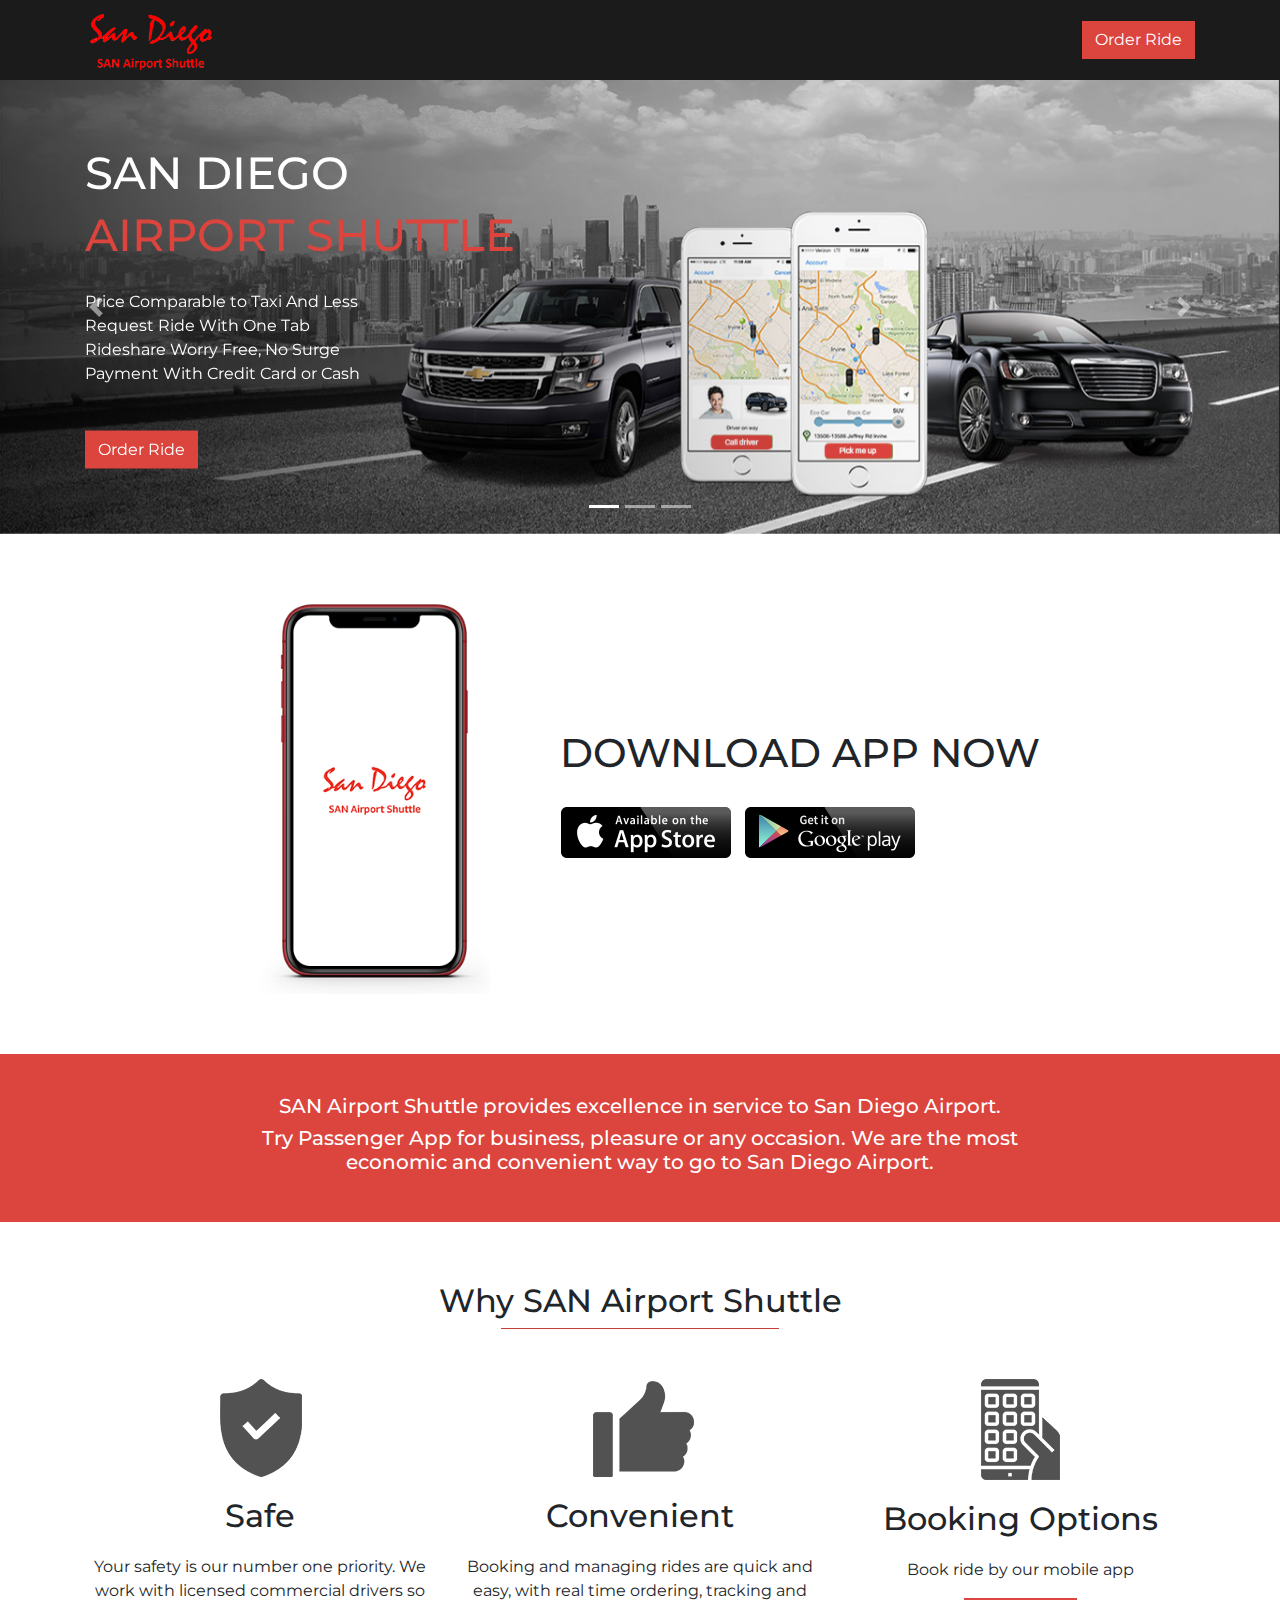
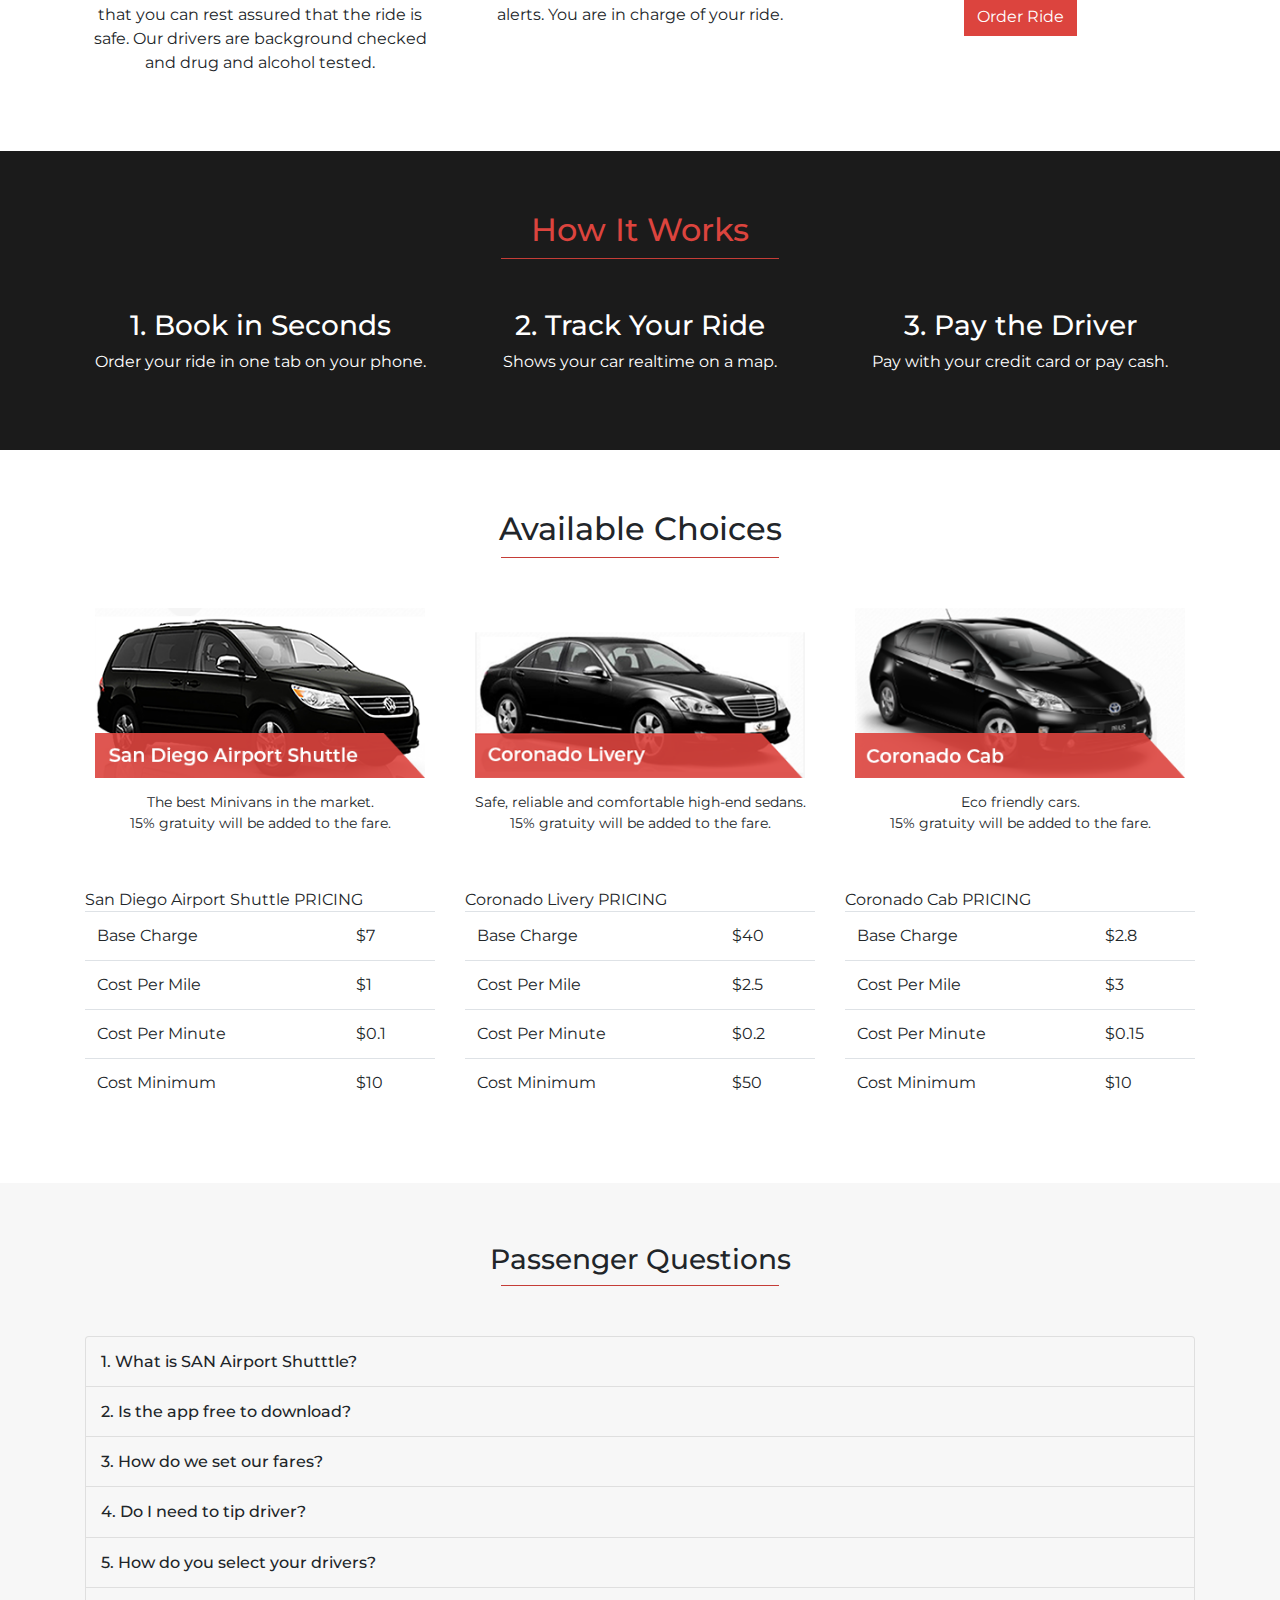
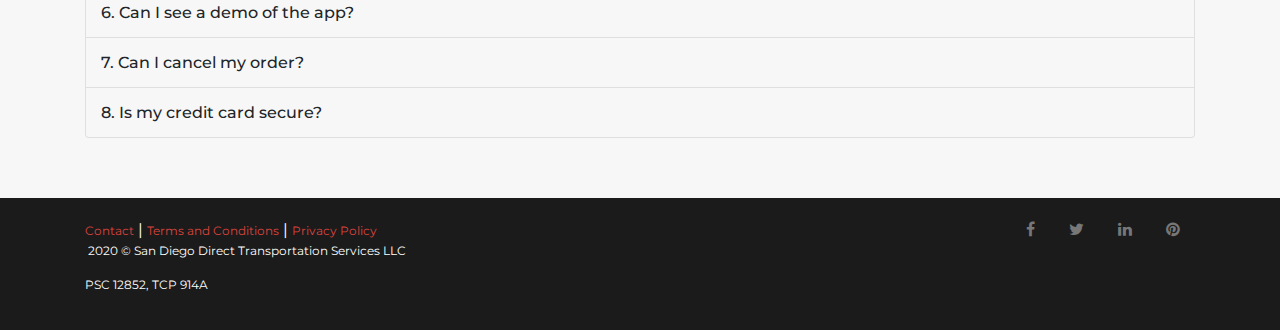
<file: index.html>
<!DOCTYPE html>
<html lang="en">
  <head>
    <meta charset="UTF-8" />
    <meta name="viewport" content="width=device-width, initial-scale=1.0" />
    <meta http-equiv="X-UA-Compatible" content="ie=edge" />
    <title>SAN Airport Shuttle | Home</title>
    <link
      rel="stylesheet"
      href="https://stackpath.bootstrapcdn.com/bootstrap/4.4.1/css/bootstrap.min.css"
      integrity="sha384-Vkoo8x4CGsO3+Hhxv8T/Q5PaXtkKtu6ug5TOeNV6gBiFeWPGFN9MuhOf23Q9Ifjh"
      crossorigin="anonymous"
    />
    <link
      href="https://fonts.googleapis.com/css?family=Montserrat:400,500,600,700,800,900&display=swap"
      rel="stylesheet"
    />
    <link
      rel="stylesheet"
      href="https://stackpath.bootstrapcdn.com/font-awesome/4.7.0/css/font-awesome.min.css"
    />
    <link
      rel="stylesheet"
      href="https://cdnjs.cloudflare.com/ajax/libs/animate.css/3.7.2/animate.min.css"
    />
    <link rel="stylesheet" href="style.css" />
  </head>
  <body>
    <header class="animated fadeIn">
      <div class="container">
        <div class="row align-items-center">
          <div class="col col-lg-6 col-md-6 col-sm-6">
            <a href="index.html">
              <img src="assets/san-logo.png" alt="SAN Logo" height="60" />
            </a>
          </div>
          <div class="col col-lg-6 col-md-6 col-sm-6 text-right">
            <a href="https://airportshuttle2san.com/ride/schedule1/"
              ><button type="button" class="btn btn-red">Order Ride</button></a
            >
          </div>
        </div>
      </div>
    </header>

    <main class="animated fadeIn" id="homeBanner">
      <div id="carouselControls" class="carousel slide" data-ride="carousel">
        <ol class="carousel-indicators">
          <li
            data-target="#carouselControls"
            data-slide-to="0"
            class="active"
          ></li>
          <li data-target="#carouselControls" data-slide-to="1"></li>
          <li data-target="#carouselControls" data-slide-to="2"></li>
        </ol>
        <div class="carousel-inner">
          <div class="carousel-item active">
            <img src="assets/banner.jpg" alt="main-banner" width="100%" />
            <div class="container text-box">
              <h2 class="text-white">San Diego</h2>
              <h2 class="text-red">Airport Shuttle</h2>
              <div class="paragraphs">
                <p>Price Comparable to Taxi And Less</p>
                <p>Request Ride With One Tab</p>
                <p>Rideshare Worry Free, No Surge</p>
                <p>Payment With Credit Card or Cash</p>
              </div>
              <a href="https://airportshuttle2san.com/ride/schedule1/"
                ><button type="button" class="btn btn-red">
                  Order Ride
                </button></a
              >
            </div>
          </div>
          <div class="carousel-item">
            <img src="assets/banner1.jpg" alt="main-banner" width="100%" />
            <div class="container text-box">
              <h2 class="text-white">Serves You With</h2>
              <h2 class="text-red">Quality Rides</h2>
              <div class="paragraphs">
                <p>Professional Driver</p>
                <p>Nice Car</p>
                <p>Good Service</p>
              </div>
              <a href="https://airportshuttle2san.com/ride/schedule1/"
                ><button type="button" class="btn btn-red">
                  Order Ride
                </button></a
              >
            </div>
          </div>
          <div class="carousel-item">
            <img src="assets/banner2.jpg" alt="main-banner" width="100%" />
            <div class="container text-box">
              <h2 class="text-white">Get Ride</h2>
              <h2 class="text-red">Now or Later</h2>
              <div class="paragraphs">
                <p>Reserve Future Trip</p>
                <p>Book Online</p>
                <p>Book On Your Phone</p>
              </div>
              <a href="https://airportshuttle2san.com/ride/schedule1/"
                ><button type="button" class="btn btn-red">
                  Order Ride
                </button></a
              >
            </div>
          </div>
        </div>
        <a
          class="carousel-control-prev"
          href="#carouselControls"
          role="button"
          data-slide="prev"
        >
          <span class="carousel-control-prev-icon" aria-hidden="true"></span>
          <span class="sr-only">Previous</span>
        </a>
        <a
          class="carousel-control-next"
          href="#carouselControls"
          role="button"
          data-slide="next"
        >
          <span class="carousel-control-next-icon" aria-hidden="true"></span>
          <span class="sr-only">Next</span>
        </a>
      </div>
    </main>

    <section id="downloadApp">
      <div class="container">
        <div class="row">
          <div class="col-lg-5 col-md-5 text-right animated fadeInUp">
            <img
              src="assets/phone.png"
              alt="phone"
              height="400"
              class="mobile-phone"
            />
          </div>
          <div
            class="col-lg-7 col-md-7 d-flex align-items-center animated fadeIn"
          >
            <div class="content">
              <h2>Download App Now</h2>
              <div class="stores">
                <a
                  href="https://apps.apple.com/us/app/airport-shuttle-2-san/id1493669433"
                >
                  <img src="assets/ios_icon.png" alt="ios_icon" />
                </a>
                <a
                  href="https://play.google.com/store/apps/details?id=com.san.passenger"
                >
                  <img
                    src="assets/google_play_icon.png"
                    alt="google_play_icon"
                  />
                </a>
              </div>
            </div>
          </div>
        </div>
      </div>
    </section>

    <section id="redBanner">
      <div class="text-center animated fadeIn">
        <h5>
          SAN Airport Shuttle provides excellence in service to San Diego
          Airport.
        </h5>
        <h5>
          Try Passenger App for business, pleasure or any occasion. We are the
          most economic and convenient way to go to San Diego Airport.
        </h5>
      </div>
    </section>

    <section id="whySAN">
      <div class="container text-center">
        <h2>Why SAN Airport Shuttle</h2>
        <hr />
        <div class="row">
          <div class="col-lg-4">
            <img src="assets/safe.png" alt="safe" />
            <h2>Safe</h2>
            <p>
              Your safety is our number one priority. We work with licensed
              commercial drivers so that you can rest assured that the ride is
              safe. Our drivers are background checked and drug and alcohol
              tested.
            </p>
          </div>
          <div class="col-lg-4">
            <img src="assets/convenient.png" alt="convenient" />
            <h2>Convenient</h2>
            <p>
              Booking and managing rides are quick and easy, with real time
              ordering, tracking and alerts. You are in charge of your ride.
            </p>
          </div>
          <div class="col-lg-4">
            <img src="assets/booking.png" alt="booking" />
            <h2>Booking Options</h2>
            <p>Book ride by our mobile app</p>
            <a href="https://airportshuttle2san.com/ride/schedule1/"
              ><button type="button" class="btn btn-red">Order Ride</button></a
            >
          </div>
        </div>
      </div>
    </section>

    <section id="howItWorks">
      <div class="container text-center">
        <h2 class="text-red">How It Works</h2>
        <hr />
        <div class="row">
          <div class="col-lg-4">
            <h3>1. Book in Seconds</h3>
            <p>Order your ride in one tab on your phone.</p>
          </div>
          <div class="col-lg-4">
            <h3>2. Track Your Ride</h3>
            <p>Shows your car realtime on a map.</p>
          </div>
          <div class="col-lg-4">
            <h3>3. Pay the Driver</h3>
            <p>Pay with your credit card or pay cash.</p>
          </div>
        </div>
      </div>
    </section>

    <section id="availableChoices">
      <div class="container text-center">
        <h2>Available Choices</h2>
        <hr />
        <div class="row">
          <div class="col-lg-4">
            <img src="assets/car-1.png" alt="car-1" height="170" width="330" />
            <div class="caption">
              <div class="description">
                <p>
                  The best Minivans in the market.
                </p>
                <p>15% gratuity will be added to the fare.</p>
              </div>
              <div class="table-responsive">
                <table class="table">
                  <thead>
                    <tr>
                      San Diego Airport Shuttle PRICING
                    </tr>
                  </thead>
                  <tbody>
                    <tr>
                      <td>Base Charge</td>
                      <td>$7</td>
                    </tr>
                    <tr>
                      <td>Cost Per Mile</td>
                      <td>$1</td>
                    </tr>
                    <tr>
                      <td>Cost Per Minute</td>
                      <td>$0.1</td>
                    </tr>
                    <tr>
                      <td>Cost Minimum</td>
                      <td>$10</td>
                    </tr>
                  </tbody>
                </table>
              </div>
            </div>
          </div>
          <div class="col-lg-4">
            <img src="assets/car-2.png" alt="car-2" height="170" width="330" />
            <div class="caption">
              <div class="description">
                <p>
                  Safe, reliable and comfortable high-end sedans.
                </p>
                <p>15% gratuity will be added to the fare.</p>
              </div>
              <div class="table-responsive">
                <table class="table">
                  <thead>
                    <tr>
                      Coronado Livery PRICING
                    </tr>
                  </thead>
                  <tbody>
                    <tr>
                      <td>Base Charge</td>
                      <td>$40</td>
                    </tr>
                    <tr>
                      <td>Cost Per Mile</td>
                      <td>$2.5</td>
                    </tr>
                    <tr>
                      <td>Cost Per Minute</td>
                      <td>$0.2</td>
                    </tr>
                    <tr>
                      <td>Cost Minimum</td>
                      <td>$50</td>
                    </tr>
                  </tbody>
                </table>
              </div>
            </div>
          </div>
          <div class="col-lg-4">
            <img src="assets/car-3.png" alt="car-3" height="170" width="330" />
            <div class="caption">
              <div class="description">
                <p>Eco friendly cars.</p>
                <p>15% gratuity will be added to the fare.</p>
              </div>
              <div class="table-responsive">
                <table class="table">
                  <thead>
                    <tr>
                      Coronado Cab PRICING
                    </tr>
                  </thead>
                  <tbody>
                    <tr>
                      <td>Base Charge</td>
                      <td>$2.8</td>
                    </tr>
                    <tr>
                      <td>Cost Per Mile</td>
                      <td>$3</td>
                    </tr>
                    <tr>
                      <td>Cost Per Minute</td>
                      <td>$0.15</td>
                    </tr>
                    <tr>
                      <td>Cost Minimum</td>
                      <td>$10</td>
                    </tr>
                  </tbody>
                </table>
              </div>
            </div>
          </div>
        </div>
      </div>
    </section>

    <section id="paxFAQ">
      <div class="container text-center">
        <h3>Passenger Questions</h3>
        <hr />

        <div class="accordion text-left" id="FAQ">
          <div class="card">
            <div
              class="card-header"
              id="headingOne"
              data-toggle="collapse"
              data-target="#collapseOne"
              aria-expanded="false"
              aria-controls="collapseOne"
            >
              <h2 class="mb-0">
                1. What is SAN Airport Shutttle?
              </h2>
            </div>

            <div
              id="collapseOne"
              class="collapse"
              aria-labelledby="headingOne"
              data-parent="#FAQ"
            >
              <div class="card-body">
                SAN Airport Shuttle is a platform provider using smart phone
                apps and websites to connect travelers with safe, reliable,
                licensed and vetted transportation providers.
              </div>
            </div>
          </div>

          <div class="card">
            <div
              class="card-header"
              id="headingTwo"
              data-toggle="collapse"
              data-target="#collapseTwo"
              aria-expanded="false"
              aria-controls="collapseTwo"
            >
              <h2 class="mb-0">
                2. Is the app free to download?
              </h2>
            </div>
            <div
              id="collapseTwo"
              class="collapse"
              aria-labelledby="headingTwo"
              data-parent="#FAQ"
            >
              <div class="card-body">
                Yes. The app is completely free and you can install from App
                store or Google play.
              </div>
            </div>
          </div>

          <div class="card">
            <div
              class="card-header"
              id="headingThree"
              data-toggle="collapse"
              data-target="#collapseThree"
              aria-expanded="false"
              aria-controls="collapseThree"
            >
              <h2 class="mb-0">
                3. How do we set our fares?
              </h2>
            </div>
            <div
              id="collapseThree"
              class="collapse"
              aria-labelledby="headingThree"
              data-parent="#FAQ"
            >
              <div class="card-body">
                We work hard to bring you the best possible fares by making sure
                that the service provider agrees to comply with rules and
                regulations set by the local, state and federal authorities. At
                the same time, we provide the best transportation experience
                that money can buy. Note that there are no Surge Pricing as with
                our competitors, and therefore we request you to be generous
                when tipping your driver, especially during the rush hours of
                6AM to 10AM, and 1PM to 5PM. In order to keep our fares low,
                your gratuity means a lot.
              </div>
            </div>
          </div>

          <div class="card">
            <div
              class="card-header"
              id="headingFour"
              data-toggle="collapse"
              data-target="#collapseFour"
              aria-expanded="false"
              aria-controls="collapseFour"
            >
              <h2 class="mb-0">
                4. Do I need to tip driver?
              </h2>
            </div>
            <div
              id="collapseFour"
              class="collapse"
              aria-labelledby="headingFour"
              data-parent="#FAQ"
            >
              <div class="card-body">
                Tipping your driver is not a must, but we encourage you to tip
                your driver for their excellent service. There is a gratuity
                feature in the app. Please set a higher percentage if you think
                your driver did a particularly good job. We pay 100% of your
                gratuity directly to your driver.
              </div>
            </div>
          </div>

          <div class="card">
            <div
              class="card-header"
              id="headingFive"
              data-toggle="collapse"
              data-target="#collapseFive"
              aria-expanded="false"
              aria-controls="collapseFive"
            >
              <h2 class="mb-0">
                5. How do you select your drivers?
              </h2>
            </div>
            <div
              id="collapseFive"
              class="collapse"
              aria-labelledby="headingFive"
              data-parent="#FAQ"
            >
              <div class="card-body">
                We work only with licensed professional commercial drivers.
                Unlike other ridesharing companies, our drivers are legal and
                licensed to work in transportation, and make their living
                entirely based on it. So you are safe in getting professional
                service from someone you can trust. Our number one goal is your
                peace of mind.
              </div>
            </div>
          </div>

          <div class="card">
            <div
              class="card-header"
              id="headingSix"
              data-toggle="collapse"
              data-target="#collapseSix"
              aria-expanded="false"
              aria-controls="collapseSix"
            >
              <h2 class="mb-0">
                6. Can I see a demo of the app?
              </h2>
            </div>
            <div
              id="collapseSix"
              class="collapse"
              aria-labelledby="headingSix"
              data-parent="#FAQ"
            >
              <div class="card-body">
                The best way to see a demo is to download the app and give it a
                shot. It is simple and intuitive. You can see all available
                drivers nearby and get on board by tapping "Pick Me Up".
              </div>
            </div>
          </div>

          <div class="card">
            <div
              class="card-header "
              id="headingSeven"
              data-toggle="collapse"
              data-target="#collapseSeven"
              aria-expanded="false"
              aria-controls="collapseSeven"
            >
              <h2 class="mb-0">
                7. Can I cancel my order?
              </h2>
            </div>
            <div
              id="collapseSeven"
              class="collapse"
              aria-labelledby="headingSeven"
              data-parent="#FAQ"
            >
              <div class="card-body">
                Yes. There is a moderate cancellation fee. At SAN Airport
                Shuttle, we work hard to provide a fair deal for both passenger
                and driver, which means passenger and driver need to keep their
                promises. Please see cancellation policy in our terms and
                conditions for cases of cancellation abuses.
              </div>
            </div>
          </div>

          <div class="card">
            <div
              class="card-header "
              id="headingEight"
              data-toggle="collapse"
              data-target="#collapseEight"
              aria-expanded="false"
              aria-controls="collapseEight"
            >
              <h2 class="mb-0">
                8. Is my credit card secure?
              </h2>
            </div>
            <div
              id="collapseEight"
              class="collapse"
              aria-labelledby="headingEight"
              data-parent="#FAQ"
            >
              <div class="card-body">
                Yes. Your credit card is not stored in SAN Airport Shuttle's
                server. We use an industry leading PCI-certified payment
                processor. So your credit card is secure and you do not need to
                worry about security breaches.
              </div>
            </div>
          </div>
        </div>
      </div>
    </section>

    <footer>
      <div class="container">
        <div class="row">
          <div class="col-md-6">
            <a href="contact.html">Contact</a> |
            <a href="terms.html">Terms and Conditions</a> |
            <a href="privacy.html">Privacy Policy</a>
            <p class="copyright-space">
              &nbsp;2020 &copy; San Diego Direct Transportation Services LLC
            </p>
            <p class="copyright-space">
              PSC 12852, TCP 914A
            </p>
          </div>

          <!-- Social Links -->
          <div class="col-md-6 text-right">
            <ul class="footer-socials list-inline">
              <li>
                <a
                  href="#"
                  class="tooltips"
                  data-toggle="tooltip"
                  data-placement="top"
                  title=""
                  data-original-title="Facebook"
                >
                  <i class="fa fa-facebook"></i>
                </a>
              </li>
              <li>
                <a
                  href="#"
                  class="tooltips"
                  data-toggle="tooltip"
                  data-placement="top"
                  title=""
                  data-original-title="Twitter"
                >
                  <i class="fa fa-twitter"></i>
                </a>
              </li>
              <li>
                <a
                  href="#"
                  class="tooltips"
                  data-toggle="tooltip"
                  data-placement="top"
                  title=""
                  data-original-title="Linkedin"
                >
                  <i class="fa fa-linkedin"></i>
                </a>
              </li>
              <li>
                <a
                  href="#"
                  class="tooltips"
                  data-toggle="tooltip"
                  data-placement="top"
                  title=""
                  data-original-title="Pinterest"
                >
                  <i class="fa fa-pinterest"></i>
                </a>
              </li>
            </ul>
          </div>
          <!-- End Social Links -->
        </div>
      </div>
    </footer>

    <script
      src="https://code.jquery.com/jquery-3.4.1.slim.min.js"
      integrity="sha384-J6qa4849blE2+poT4WnyKhv5vZF5SrPo0iEjwBvKU7imGFAV0wwj1yYfoRSJoZ+n"
      crossorigin="anonymous"
    ></script>
    <script
      src="https://cdn.jsdelivr.net/npm/popper.js@1.16.0/dist/umd/popper.min.js"
      integrity="sha384-Q6E9RHvbIyZFJoft+2mJbHaEWldlvI9IOYy5n3zV9zzTtmI3UksdQRVvoxMfooAo"
      crossorigin="anonymous"
    ></script>
    <script
      src="https://stackpath.bootstrapcdn.com/bootstrap/4.4.1/js/bootstrap.min.js"
      integrity="sha384-wfSDF2E50Y2D1uUdj0O3uMBJnjuUD4Ih7YwaYd1iqfktj0Uod8GCExl3Og8ifwB6"
      crossorigin="anonymous"
    ></script>
    <script>
      $(document).ready(function() {
        $('.carousel').carousel();
      });
    </script>
  </body>
</html>
</file>
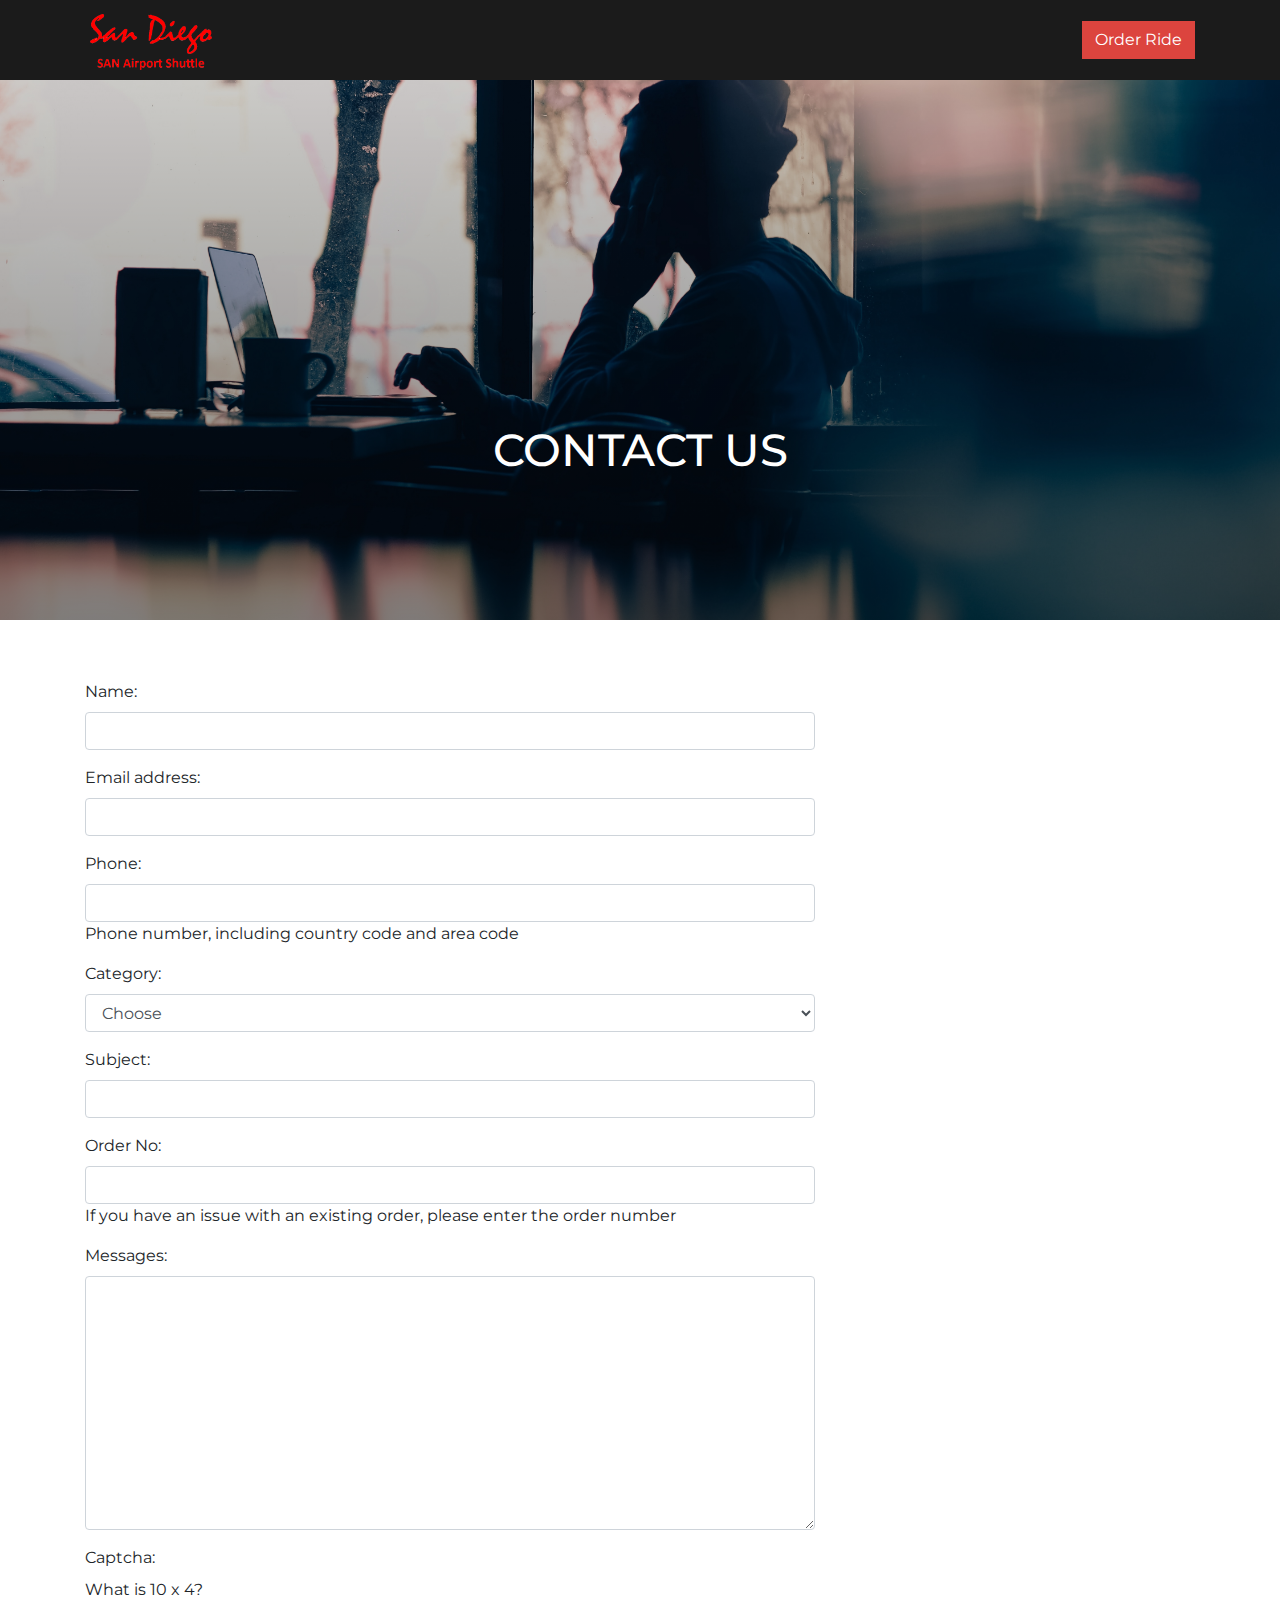
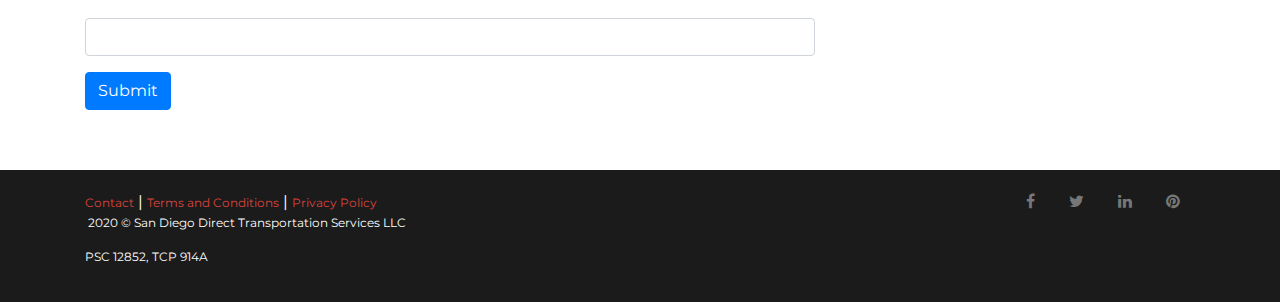
<file: contact.html>
<!DOCTYPE html>
<html lang="en">
  <head>
    <meta charset="UTF-8" />
    <meta name="viewport" content="width=device-width, initial-scale=1.0" />
    <meta http-equiv="X-UA-Compatible" content="ie=edge" />
    <title>SAN Airport Shuttle | Contact</title>
    <link
      rel="stylesheet"
      href="https://stackpath.bootstrapcdn.com/bootstrap/4.4.1/css/bootstrap.min.css"
      integrity="sha384-Vkoo8x4CGsO3+Hhxv8T/Q5PaXtkKtu6ug5TOeNV6gBiFeWPGFN9MuhOf23Q9Ifjh"
      crossorigin="anonymous"
    />
    <link
      href="https://fonts.googleapis.com/css?family=Montserrat:400,500,600,700,800,900&display=swap"
      rel="stylesheet"
    />
    <link
      rel="stylesheet"
      href="https://stackpath.bootstrapcdn.com/font-awesome/4.7.0/css/font-awesome.min.css"
    />
    <link
      rel="stylesheet"
      href="https://cdnjs.cloudflare.com/ajax/libs/animate.css/3.7.2/animate.min.css"
    />
    <link rel="stylesheet" href="style.css" />
  </head>
  <body>
    <header class="animated fadeIn">
      <div class="container">
        <div class="row align-items-center">
          <div class="col col-lg-6 col-md-6 col-sm-6">
            <a href="index.html">
              <img src="assets/san-logo.png" alt="SAN Logo" height="60" />
            </a>
          </div>
          <div class="col col-lg-6 col-md-6 col-sm-6 text-right">
            <a href="https://airportshuttle2san.com/ride/schedule1/"><button type="button" class="btn btn-red">Order Ride</button></a>
          </div>
        </div>
      </div>
    </header>
    <main class="animated fadeIn" id="contactBanner">
      <div class="ribbon">
        <h2>Contact Us</h2>
      </div>
    </main>
    <section id="contactForm">
      <div class="container">
        <div class="row">
          <div class="col-lg-8">
            <form action="#">
              <div class="form-group">
                <label for="name">Name:</label>
                <input type="text" class="form-control" id="name" required />
              </div>
              <div class="form-group">
                <label for="email">Email address:</label>
                <input type="email" class="form-control" id="email" required />
              </div>
              <div class="form-group">
                <label for="phone">Phone:</label>
                <input type="text" class="form-control" id="phone" />
                <p>Phone number, including country code and area code</p>
              </div>
              <div class="form-group">
                <label for="category">Category:</label>
                  <select
                    class="select form-control"
                    id="category"
                    name="category"
                    ><option value="0">Choose</option
                    ><option value="10">General question</option
                    ><option value="11">Driver Support &amp; Help</option
                    ><option value="12">Passenger Support &amp; Help</option
                    ><option value="13">Partnerships</option
                    ><option value="14">Public Relations / Media</option
                    ><option value="15">Investor</option></select
                  >
                </label>
              </div>
              <div class="form-group">
                <label for="name">Subject:</label>
                <input type="text" class="form-control" id="subject" required />
              </div>
              <div class="form-group">
                <label for="order">Order No:</label>
                <input type="text" class="form-control" id="order" />
                <p>If you have an issue with an existing order, please enter the order number</p>
              </div>
              <div class="form-group">
                <label for="name">Messages:</label>
                <textarea class="textarea form-control" cols="60" id="id_message" name="message" rows="10" required></textarea>
              </div>
              <div class="form-group">
                <label for="captcha">Captcha:</label>
                <p>What is 10 x 4?</p>
                <input type="text" class="form-control" id="captcha" required />
              </div>
              <button type="submit" class="btn btn-primary">Submit</button>
            </form>
          </div>
        </div>
      </div>
    </section>

    <footer>
      <div class="container">
        <div class="row">
          <div class="col-md-6">
            <a href="contact.html">Contact</a> |
            <a href="terms.html">Terms and Conditions</a> |
            <a href="privacy.html">Privacy Policy</a>
            <p class="copyright-space">
              &nbsp;2020 &copy; San Diego Direct Transportation Services LLC
            </p>
            <p class="copyright-space">
              PSC 12852, TCP 914A
            </p>
          </div>

          <!-- Social Links -->
          <div class="col-md-6 text-right">
            <ul class="footer-socials list-inline">
              <li>
                <a
                  href="#"
                  class="tooltips"
                  data-toggle="tooltip"
                  data-placement="top"
                  title=""
                  data-original-title="Facebook"
                >
                  <i class="fa fa-facebook"></i>
                </a>
              </li>
              <li>
                <a
                  href="#"
                  class="tooltips"
                  data-toggle="tooltip"
                  data-placement="top"
                  title=""
                  data-original-title="Twitter"
                >
                  <i class="fa fa-twitter"></i>
                </a>
              </li>
              <li>
                <a
                  href="#"
                  class="tooltips"
                  data-toggle="tooltip"
                  data-placement="top"
                  title=""
                  data-original-title="Linkedin"
                >
                  <i class="fa fa-linkedin"></i>
                </a>
              </li>
              <li>
                <a
                  href="#"
                  class="tooltips"
                  data-toggle="tooltip"
                  data-placement="top"
                  title=""
                  data-original-title="Pinterest"
                >
                  <i class="fa fa-pinterest"></i>
                </a>
              </li>
            </ul>
          </div>
          <!-- End Social Links -->
        </div>
      </div>
    </footer>

    <script
      src="https://code.jquery.com/jquery-3.4.1.slim.min.js"
      integrity="sha384-J6qa4849blE2+poT4WnyKhv5vZF5SrPo0iEjwBvKU7imGFAV0wwj1yYfoRSJoZ+n"
      crossorigin="anonymous"
    ></script>
    <script
      src="https://cdn.jsdelivr.net/npm/popper.js@1.16.0/dist/umd/popper.min.js"
      integrity="sha384-Q6E9RHvbIyZFJoft+2mJbHaEWldlvI9IOYy5n3zV9zzTtmI3UksdQRVvoxMfooAo"
      crossorigin="anonymous"
    ></script>
    <script
      src="https://stackpath.bootstrapcdn.com/bootstrap/4.4.1/js/bootstrap.min.js"
      integrity="sha384-wfSDF2E50Y2D1uUdj0O3uMBJnjuUD4Ih7YwaYd1iqfktj0Uod8GCExl3Og8ifwB6"
      crossorigin="anonymous"
    ></script>
  </body>
</html>
</file>
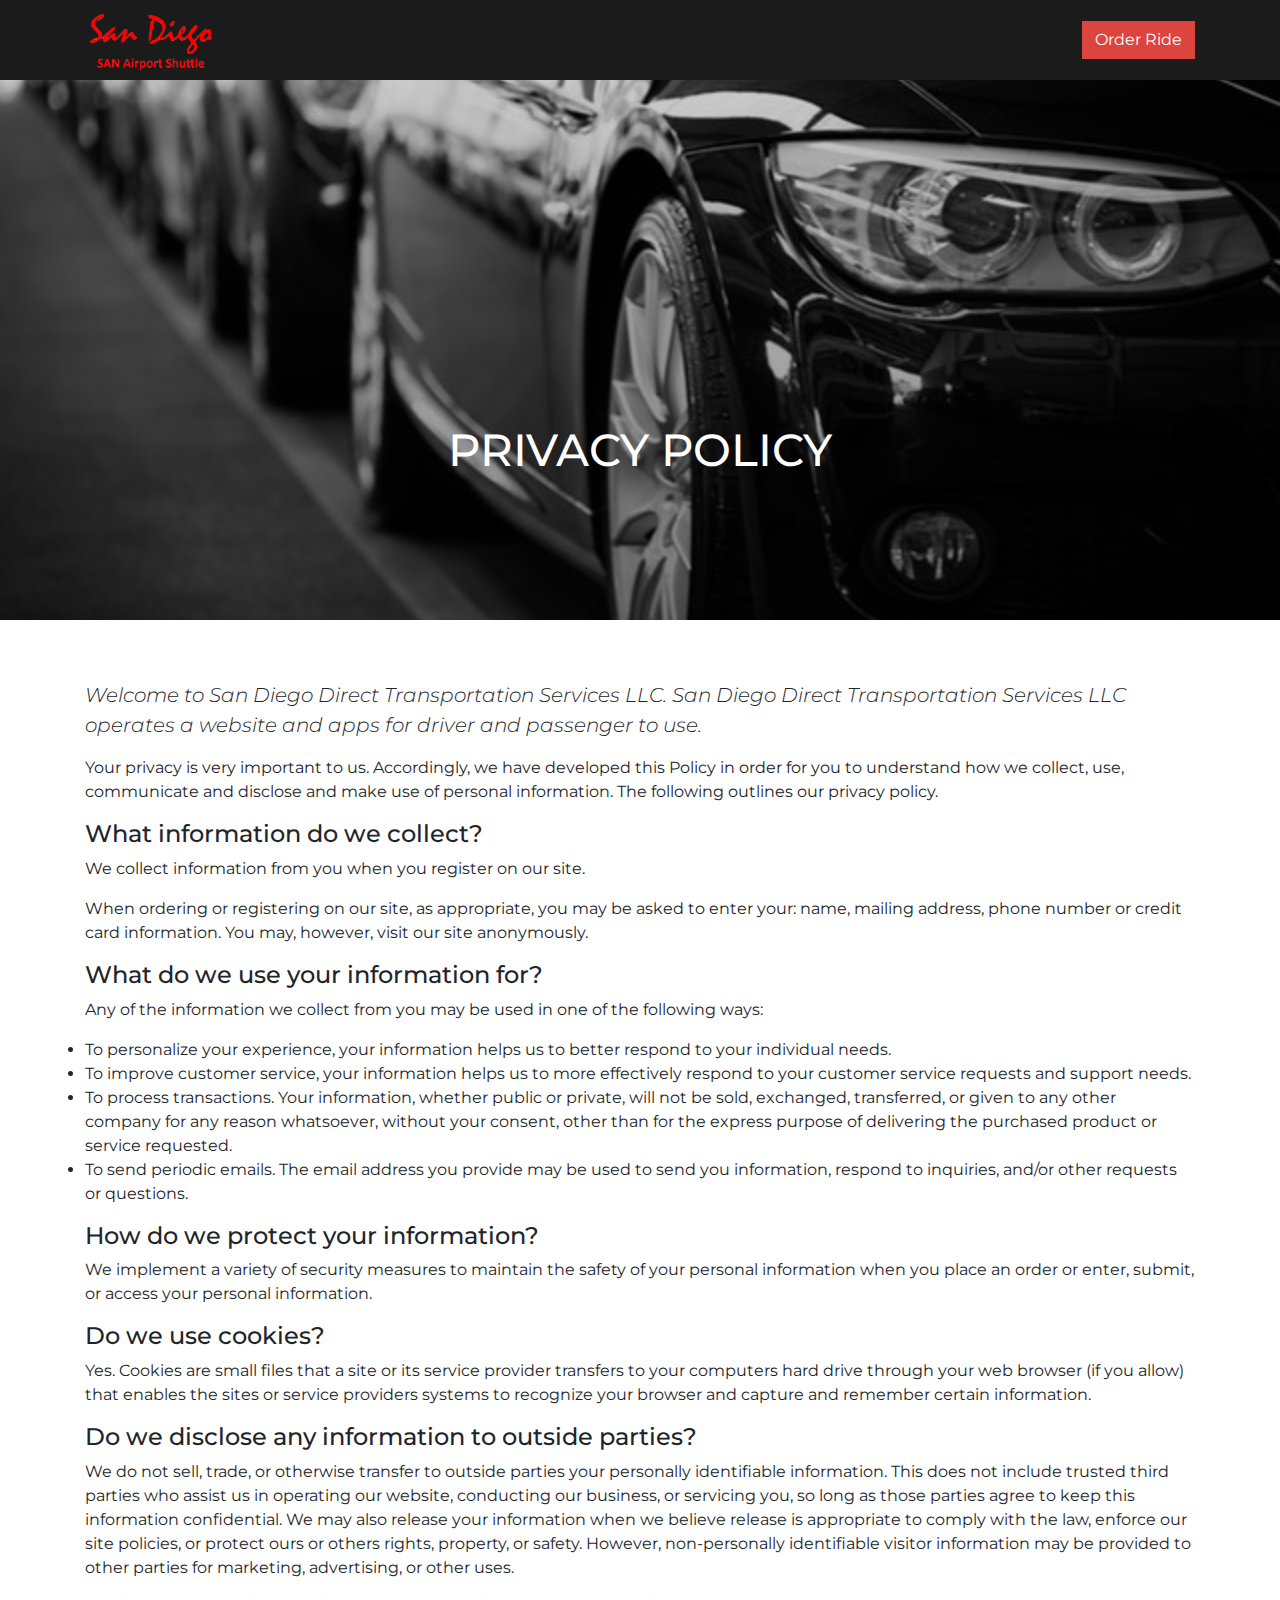
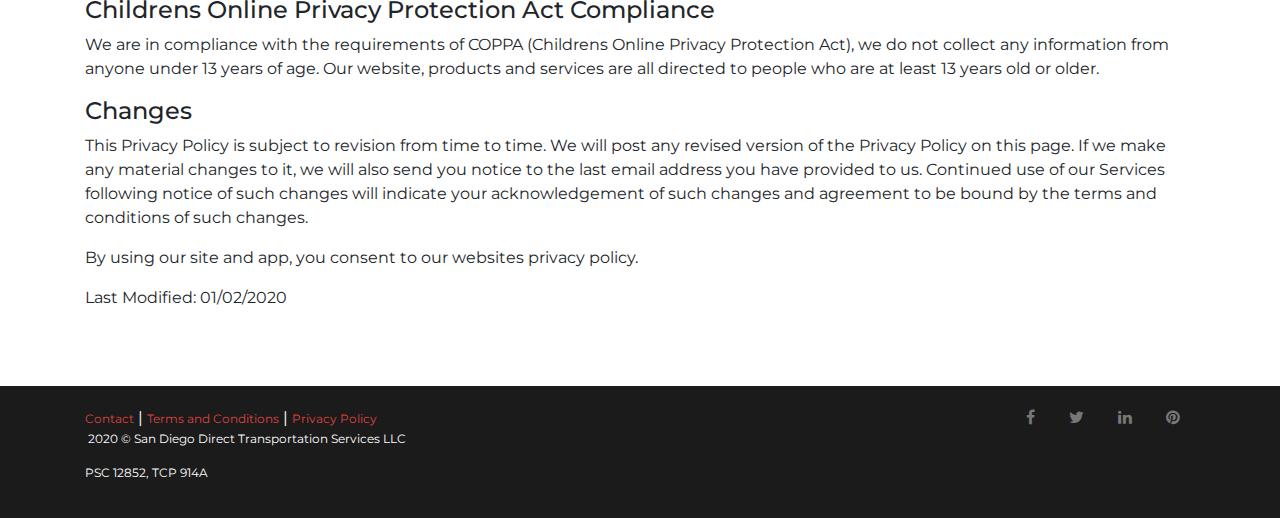
<file: privacy.html>
<!DOCTYPE html>
<html lang="en">
  <head>
    <meta charset="UTF-8" />
    <meta name="viewport" content="width=device-width, initial-scale=1.0" />
    <meta http-equiv="X-UA-Compatible" content="ie=edge" />
    <title>SAN Airport Shuttle | Privacy Policy</title>
    <link
      rel="stylesheet"
      href="https://stackpath.bootstrapcdn.com/bootstrap/4.4.1/css/bootstrap.min.css"
      integrity="sha384-Vkoo8x4CGsO3+Hhxv8T/Q5PaXtkKtu6ug5TOeNV6gBiFeWPGFN9MuhOf23Q9Ifjh"
      crossorigin="anonymous"
    />
    <link
      href="https://fonts.googleapis.com/css?family=Montserrat:400,500,600,700,800,900&display=swap"
      rel="stylesheet"
    />
    <link
      rel="stylesheet"
      href="https://stackpath.bootstrapcdn.com/font-awesome/4.7.0/css/font-awesome.min.css"
    />
    <link
      rel="stylesheet"
      href="https://cdnjs.cloudflare.com/ajax/libs/animate.css/3.7.2/animate.min.css"
    />
    <link rel="stylesheet" href="style.css" />
  </head>
  <body>
    <header class="animated fadeIn">
      <div class="container">
        <div class="row align-items-center">
          <div class="col col-lg-6 col-md-6 col-sm-6">
            <a href="index.html">
              <img src="assets/san-logo.png" alt="SAN Logo" height="60" />
            </a>
          </div>
          <div class="col col-lg-6 col-md-6 col-sm-6 text-right">
            <a href="https://airportshuttle2san.com/ride/schedule1/"
              ><button type="button" class="btn btn-red">Order Ride</button></a
            >
          </div>
        </div>
      </div>
    </header>
    <main class="animated fadeIn" id="policyBanner">
      <div class="ribbon">
        <h2>Privacy Policy</h2>
      </div>
    </main>

    <section>
      <div class="container">
        <div class="row">
          <div class="col col-lg-12">
            <p class="lead">
              <em
                >Welcome to San Diego Direct Transportation Services LLC. San
                Diego Direct Transportation Services LLC operates a website and
                apps for driver and passenger to use.</em
              >
            </p>
            <p>
              Your privacy is very important to us. Accordingly, we have
              developed this Policy in order for you to understand how we
              collect, use, communicate and disclose and make use of personal
              information. The following outlines our privacy policy.
            </p>

            <h4>What information do we collect?</h4>
            <p>
              We collect information from you when you register on our site.
            </p>

            <p>
              When ordering or registering on our site, as appropriate, you may
              be asked to enter your: name, mailing address, phone number or
              credit card information. You may, however, visit our site
              anonymously.
            </p>

            <h4>What do we use your information for?</h4>
            <p>
              Any of the information we collect from you may be used in one of
              the following ways:
            </p>
            <ul>
              <li>
                To personalize your experience, your information helps us to
                better respond to your individual needs.
              </li>
              <li>
                To improve customer service, your information helps us to more
                effectively respond to your customer service requests and
                support needs.
              </li>
              <li>
                To process transactions. Your information, whether public or
                private, will not be sold, exchanged, transferred, or given to
                any other company for any reason whatsoever, without your
                consent, other than for the express purpose of delivering the
                purchased product or service requested.
              </li>
              <li>
                To send periodic emails. The email address you provide may be
                used to send you information, respond to inquiries, and/or other
                requests or questions.
              </li>
            </ul>
            <h4>How do we protect your information?</h4>
            <p>
              We implement a variety of security measures to maintain the safety
              of your personal information when you place an order or enter,
              submit, or access your personal information.
            </p>
            <h4>Do we use cookies?</h4>
            <p>
              Yes. Cookies are small files that a site or its service provider
              transfers to your computers hard drive through your web browser
              (if you allow) that enables the sites or service providers systems
              to recognize your browser and capture and remember certain
              information.
            </p>

            <h4>Do we disclose any information to outside parties?</h4>
            <p>
              We do not sell, trade, or otherwise transfer to outside parties
              your personally identifiable information. This does not include
              trusted third parties who assist us in operating our website,
              conducting our business, or servicing you, so long as those
              parties agree to keep this information confidential. We may also
              release your information when we believe release is appropriate to
              comply with the law, enforce our site policies, or protect ours or
              others rights, property, or safety. However, non-personally
              identifiable visitor information may be provided to other parties
              for marketing, advertising, or other uses.
            </p>

            <h4>Childrens Online Privacy Protection Act Compliance</h4>
            <p>
              We are in compliance with the requirements of COPPA (Childrens
              Online Privacy Protection Act), we do not collect any information
              from anyone under 13 years of age. Our website, products and
              services are all directed to people who are at least 13 years old
              or older.
            </p>

            <h4>Changes</h4>

            <p>
              This Privacy Policy is subject to revision from time to time. We
              will post any revised version of the Privacy Policy on this page.
              If we make any material changes to it, we will also send you
              notice to the last email address you have provided to us.
              Continued use of our Services following notice of such changes
              will indicate your acknowledgement of such changes and agreement
              to be bound by the terms and conditions of such changes.
            </p>

            <p>
              By using our site and app, you consent to our websites privacy
              policy.
            </p>

            <p>Last Modified: 01/02/2020</p>
          </div>
        </div>
      </div>
    </section>

    <footer>
      <div class="container">
        <div class="row">
          <div class="col-md-6">
            <a href="contact.html">Contact</a> |
            <a href="terms.html">Terms and Conditions</a> |
            <a href="privacy.html">Privacy Policy</a>
            <p class="copyright-space">
              &nbsp;2020 &copy; San Diego Direct Transportation Services LLC
            </p>
            <p class="copyright-space">
              PSC 12852, TCP 914A
            </p>
          </div>

          <!-- Social Links -->
          <div class="col-md-6 text-right">
            <ul class="footer-socials list-inline">
              <li>
                <a
                  href="#"
                  class="tooltips"
                  data-toggle="tooltip"
                  data-placement="top"
                  title=""
                  data-original-title="Facebook"
                >
                  <i class="fa fa-facebook"></i>
                </a>
              </li>
              <li>
                <a
                  href="#"
                  class="tooltips"
                  data-toggle="tooltip"
                  data-placement="top"
                  title=""
                  data-original-title="Twitter"
                >
                  <i class="fa fa-twitter"></i>
                </a>
              </li>
              <li>
                <a
                  href="#"
                  class="tooltips"
                  data-toggle="tooltip"
                  data-placement="top"
                  title=""
                  data-original-title="Linkedin"
                >
                  <i class="fa fa-linkedin"></i>
                </a>
              </li>
              <li>
                <a
                  href="#"
                  class="tooltips"
                  data-toggle="tooltip"
                  data-placement="top"
                  title=""
                  data-original-title="Pinterest"
                >
                  <i class="fa fa-pinterest"></i>
                </a>
              </li>
            </ul>
          </div>
          <!-- End Social Links -->
        </div>
      </div>
    </footer>
    <script
      src="https://code.jquery.com/jquery-3.4.1.slim.min.js"
      integrity="sha384-J6qa4849blE2+poT4WnyKhv5vZF5SrPo0iEjwBvKU7imGFAV0wwj1yYfoRSJoZ+n"
      crossorigin="anonymous"
    ></script>
    <script
      src="https://cdn.jsdelivr.net/npm/popper.js@1.16.0/dist/umd/popper.min.js"
      integrity="sha384-Q6E9RHvbIyZFJoft+2mJbHaEWldlvI9IOYy5n3zV9zzTtmI3UksdQRVvoxMfooAo"
      crossorigin="anonymous"
    ></script>
    <script
      src="https://stackpath.bootstrapcdn.com/bootstrap/4.4.1/js/bootstrap.min.js"
      integrity="sha384-wfSDF2E50Y2D1uUdj0O3uMBJnjuUD4Ih7YwaYd1iqfktj0Uod8GCExl3Og8ifwB6"
      crossorigin="anonymous"
    ></script>
  </body>
</html>
</file>
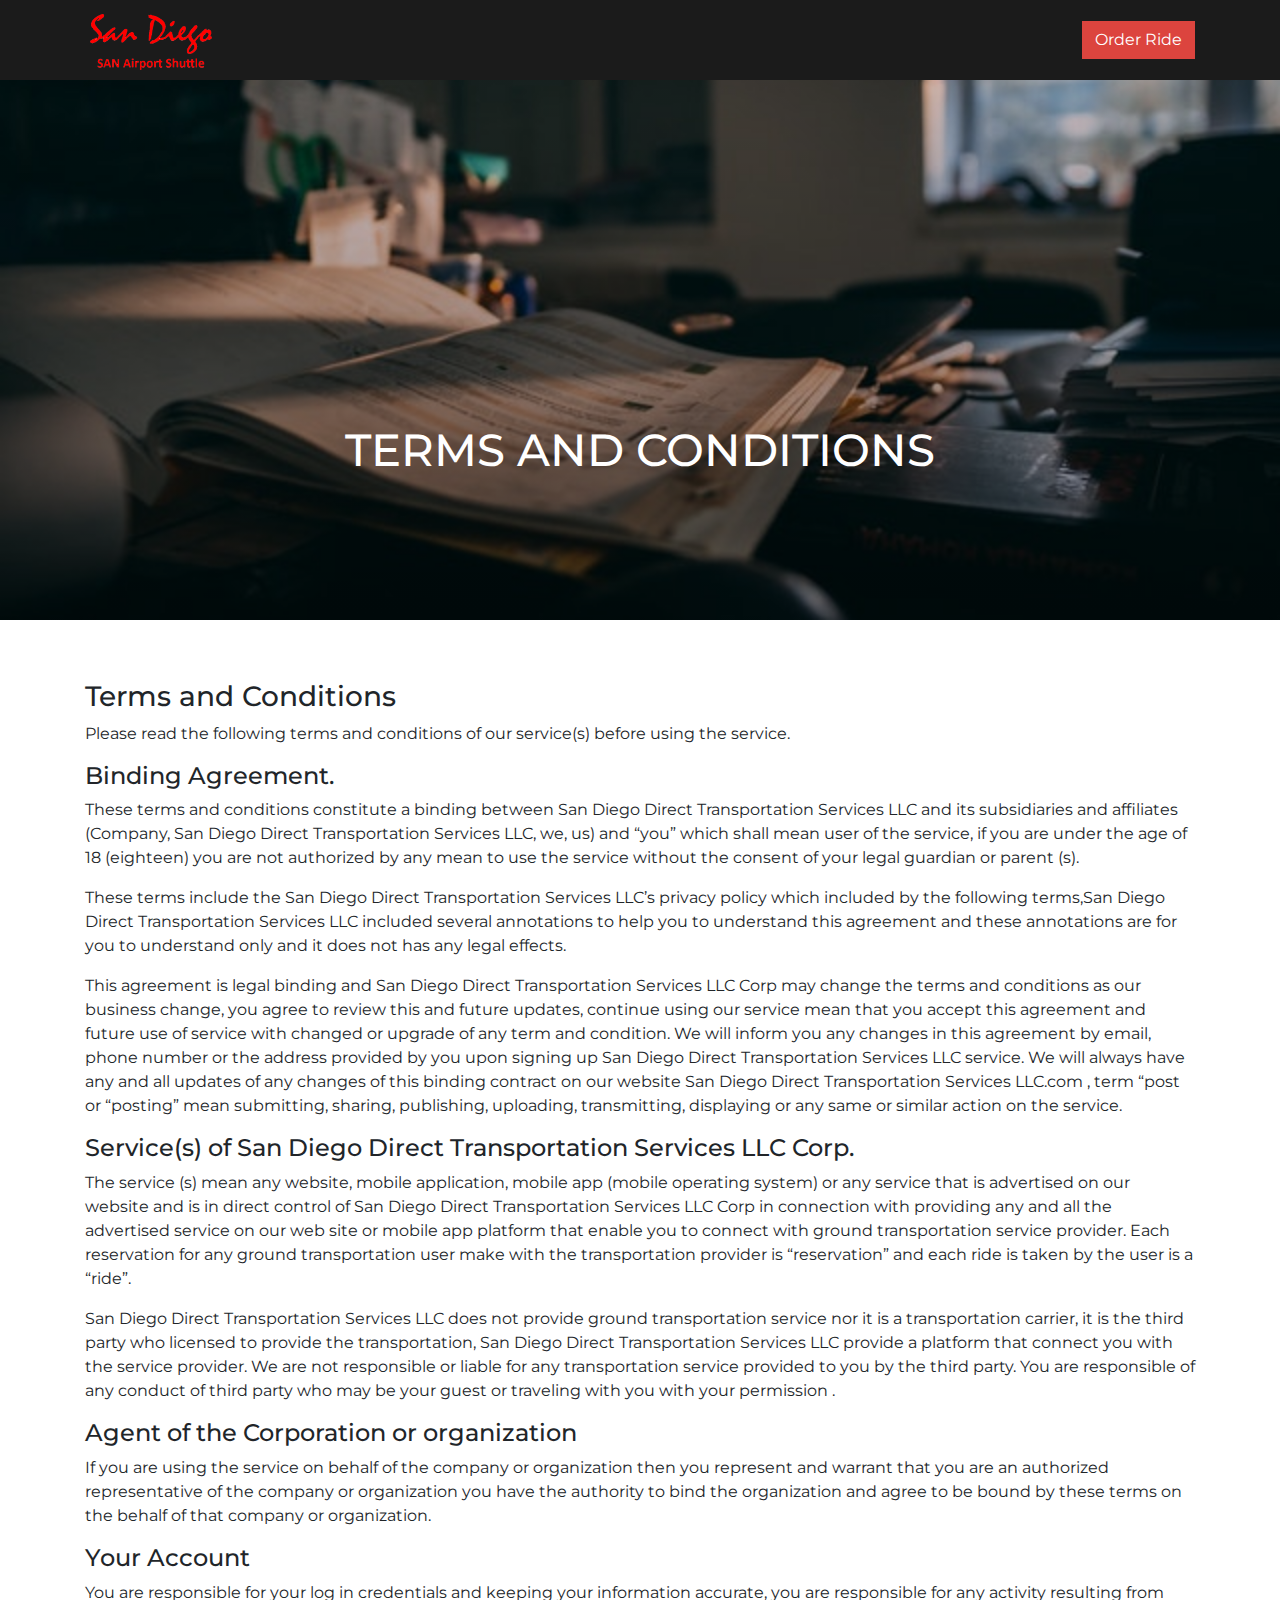
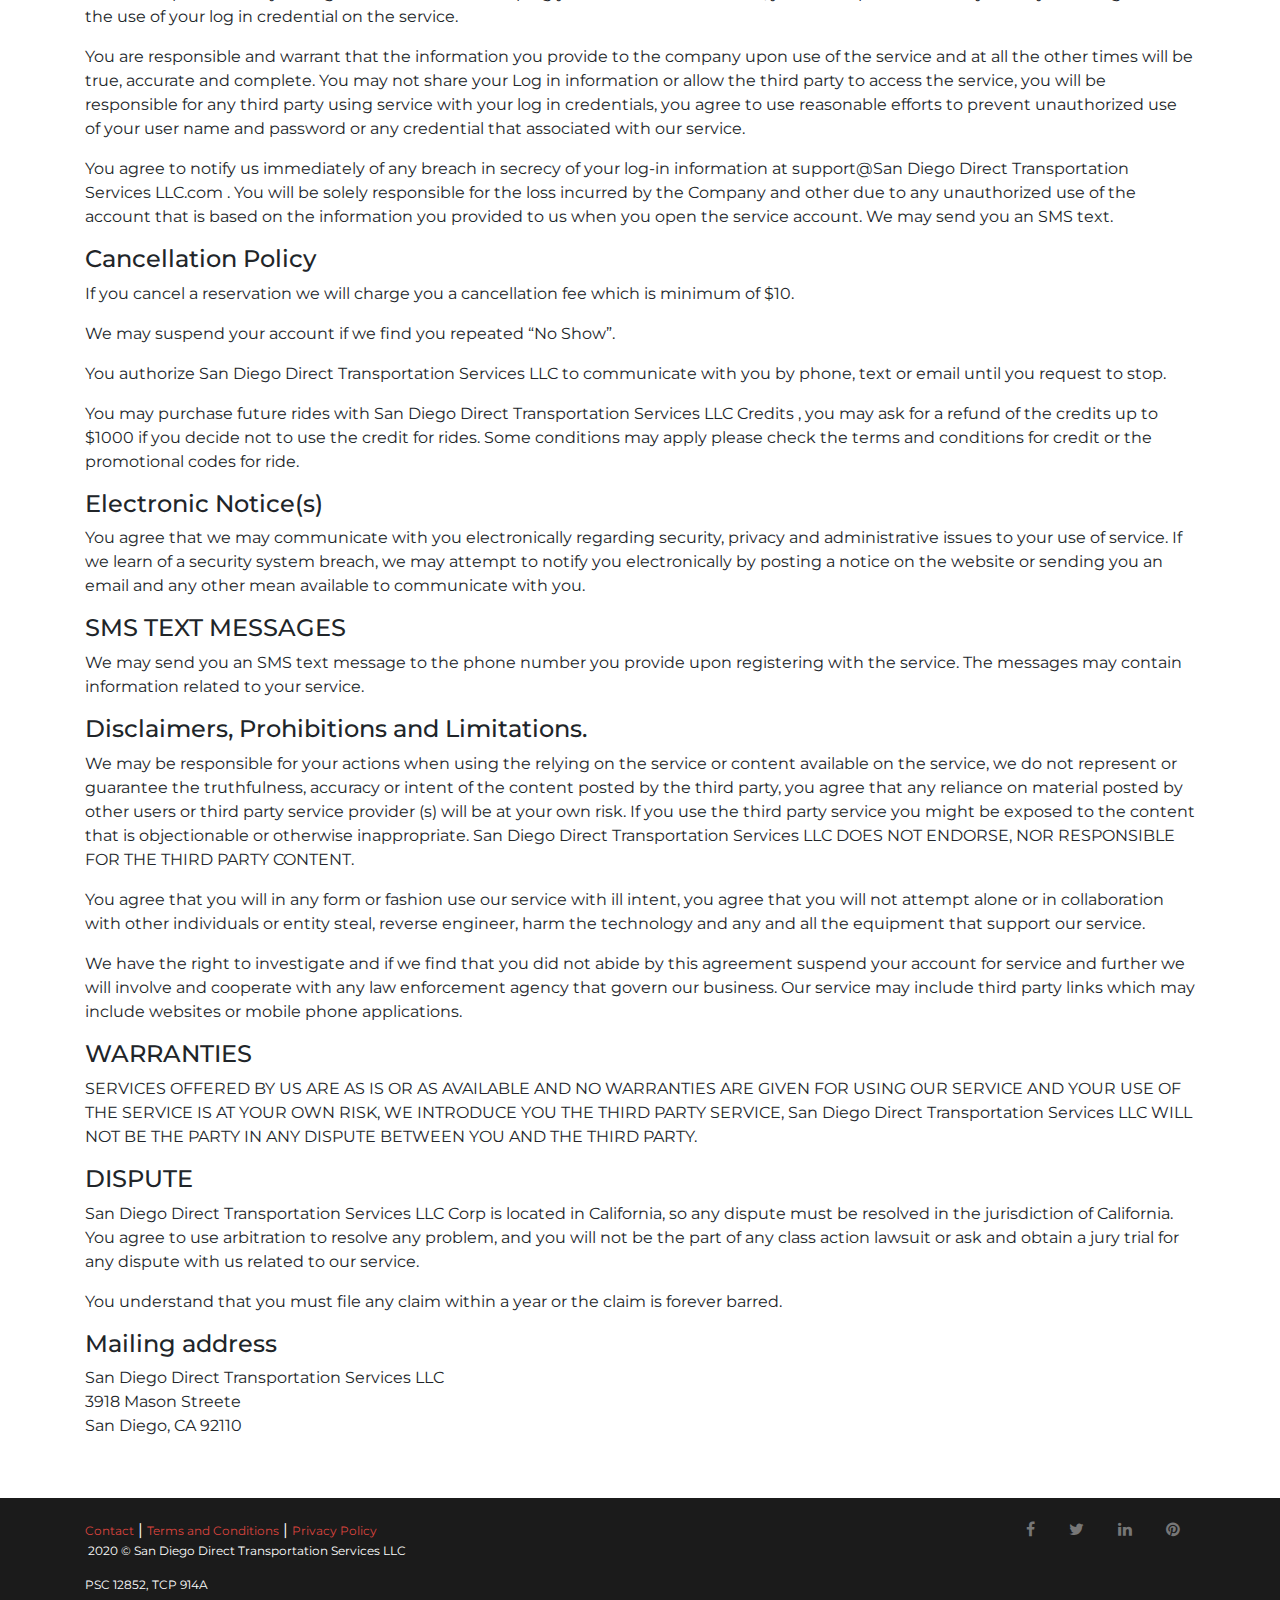
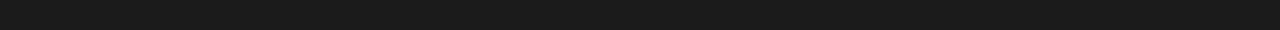
<file: terms.html>
<!DOCTYPE html>
<html lang="en">
  <head>
    <meta charset="UTF-8" />
    <meta name="viewport" content="width=device-width, initial-scale=1.0" />
    <meta http-equiv="X-UA-Compatible" content="ie=edge" />
    <title>SAN Airport Shuttle | Terms and Conditions</title>
    <link
      rel="stylesheet"
      href="https://stackpath.bootstrapcdn.com/bootstrap/4.4.1/css/bootstrap.min.css"
      integrity="sha384-Vkoo8x4CGsO3+Hhxv8T/Q5PaXtkKtu6ug5TOeNV6gBiFeWPGFN9MuhOf23Q9Ifjh"
      crossorigin="anonymous"
    />
    <link
      href="https://fonts.googleapis.com/css?family=Montserrat:400,500,600,700,800,900&display=swap"
      rel="stylesheet"
    />
    <link
      rel="stylesheet"
      href="https://stackpath.bootstrapcdn.com/font-awesome/4.7.0/css/font-awesome.min.css"
    />
    <link
      rel="stylesheet"
      href="https://cdnjs.cloudflare.com/ajax/libs/animate.css/3.7.2/animate.min.css"
    />
    <link rel="stylesheet" href="style.css" />
  </head>
  <body>
    <header class="animated fadeIn">
      <div class="container">
        <div class="row align-items-center">
          <div class="col col-lg-6 col-md-6 col-sm-6">
            <a href="index.html">
              <img src="assets/san-logo.png" alt="SAN Logo" height="60" />
            </a>
          </div>
          <div class="col col-lg-6 col-md-6 col-sm-6 text-right">
            <a href="https://airportshuttle2san.com/ride/schedule1/"
              ><button type="button" class="btn btn-red">Order Ride</button></a
            >
          </div>
        </div>
      </div>
    </header>
    <main class="animated fadeIn" id="termsBanner">
      <div class="ribbon">
        <h2>Terms and Conditions</h2>
      </div>
    </main>

    <section>
      <div class="container">
        <div class="row">
          <div class="col col-lg-12">
            <h3>Terms and Conditions</h3>
            <p>
              Please read the following terms and conditions of our service(s)
              before using the service.
            </p>

            <h4>Binding Agreement.</h4>
            <p>
              These terms and conditions constitute a binding between San Diego
              Direct Transportation Services LLC and its subsidiaries and
              affiliates (Company, San Diego Direct Transportation Services LLC,
              we, us) and “you” which shall mean user of the service, if you are
              under the age of 18 (eighteen) you are not authorized by any mean
              to use the service without the consent of your legal guardian or
              parent (s).
            </p>

            <p>
              These terms include the San Diego Direct Transportation Services
              LLC’s privacy policy which included by the following terms,San
              Diego Direct Transportation Services LLC included several
              annotations to help you to understand this agreement and these
              annotations are for you to understand only and it does not has any
              legal effects.
            </p>
            <p>
              This agreement is legal binding and San Diego Direct
              Transportation Services LLC Corp may change the terms and
              conditions as our business change, you agree to review this and
              future updates, continue using our service mean that you accept
              this agreement and future use of service with changed or upgrade
              of any term and condition. We will inform you any changes in this
              agreement by email, phone number or the address provided by you
              upon signing up San Diego Direct Transportation Services LLC
              service. We will always have any and all updates of any changes of
              this binding contract on our website San Diego Direct
              Transportation Services LLC.com , term “post or “posting” mean
              submitting, sharing, publishing, uploading, transmitting,
              displaying or any same or similar action on the service.
            </p>
            <h4>
              Service(s) of San Diego Direct Transportation Services LLC Corp.
            </h4>
            <p>
              The service (s) mean any website, mobile application, mobile app
              (mobile operating system) or any service that is advertised on our
              website and is in direct control of San Diego Direct
              Transportation Services LLC Corp in connection with providing any
              and all the advertised service on our web site or mobile app
              platform that enable you to connect with ground transportation
              service provider. Each reservation for any ground transportation
              user make with the transportation provider is “reservation” and
              each ride is taken by the user is a “ride”.
            </p>

            <p>
              San Diego Direct Transportation Services LLC does not provide
              ground transportation service nor it is a transportation carrier,
              it is the third party who licensed to provide the transportation,
              San Diego Direct Transportation Services LLC provide a platform
              that connect you with the service provider. We are not responsible
              or liable for any transportation service provided to you by the
              third party. You are responsible of any conduct of third party who
              may be your guest or traveling with you with your permission .
            </p>

            <h4>Agent of the Corporation or organization</h4>
            <p>
              If you are using the service on behalf of the company or
              organization then you represent and warrant that you are an
              authorized representative of the company or organization you have
              the authority to bind the organization and agree to be bound by
              these terms on the behalf of that company or organization.
            </p>

            <h4>Your Account</h4>
            <p>
              You are responsible for your log in credentials and keeping your
              information accurate, you are responsible for any activity
              resulting from the use of your log in credential on the service.
            </p>

            <p>
              You are responsible and warrant that the information you provide
              to the company upon use of the service and at all the other times
              will be true, accurate and complete. You may not share your Log in
              information or allow the third party to access the service, you
              will be responsible for any third party using service with your
              log in credentials, you agree to use reasonable efforts to prevent
              unauthorized use of your user name and password or any credential
              that associated with our service.
            </p>

            <p>
              You agree to notify us immediately of any breach in secrecy of
              your log-in information at support@San Diego Direct Transportation
              Services LLC.com . You will be solely responsible for the loss
              incurred by the Company and other due to any unauthorized use of
              the account that is based on the information you provided to us
              when you open the service account. We may send you an SMS text.
            </p>

            <h4>Cancellation Policy</h4>
            <p>
              If you cancel a reservation we will charge you a cancellation fee
              which is minimum of $10.
            </p>

            <p>
              We may suspend your account if we find you repeated “No Show”.
            </p>

            <p>
              You authorize San Diego Direct Transportation Services LLC to
              communicate with you by phone, text or email until you request to
              stop.
            </p>

            <p>
              You may purchase future rides with San Diego Direct Transportation
              Services LLC Credits , you may ask for a refund of the credits up
              to $1000 if you decide not to use the credit for rides. Some
              conditions may apply please check the terms and conditions for
              credit or the promotional codes for ride.
            </p>
            <h4>Electronic Notice(s)</h4>
            <p>
              You agree that we may communicate with you electronically
              regarding security, privacy and administrative issues to your use
              of service. If we learn of a security system breach, we may
              attempt to notify you electronically by posting a notice on the
              website or sending you an email and any other mean available to
              communicate with you.
            </p>
            <h4>SMS TEXT MESSAGES</h4>
            <p>
              We may send you an SMS text message to the phone number you
              provide upon registering with the service. The messages may
              contain information related to your service.
            </p>
            <h4>Disclaimers, Prohibitions and Limitations.</h4>
            <p>
              We may be responsible for your actions when using the relying on
              the service or content available on the service, we do not
              represent or guarantee the truthfulness, accuracy or intent of the
              content posted by the third party, you agree that any reliance on
              material posted by other users or third party service provider (s)
              will be at your own risk. If you use the third party service you
              might be exposed to the content that is objectionable or otherwise
              inappropriate. San Diego Direct Transportation Services LLC DOES
              NOT ENDORSE, NOR RESPONSIBLE FOR THE THIRD PARTY CONTENT.
            </p>

            <p>
              You agree that you will in any form or fashion use our service
              with ill intent, you agree that you will not attempt alone or in
              collaboration with other individuals or entity steal, reverse
              engineer, harm the technology and any and all the equipment that
              support our service.
            </p>

            <p>
              We have the right to investigate and if we find that you did not
              abide by this agreement suspend your account for service and
              further we will involve and cooperate with any law enforcement
              agency that govern our business. Our service may include third
              party links which may include websites or mobile phone
              applications.
            </p>
            <h4>WARRANTIES</h4>
            <p>
              SERVICES OFFERED BY US ARE AS IS OR AS AVAILABLE AND NO WARRANTIES
              ARE GIVEN FOR USING OUR SERVICE AND YOUR USE OF THE SERVICE IS AT
              YOUR OWN RISK, WE INTRODUCE YOU THE THIRD PARTY SERVICE, San Diego
              Direct Transportation Services LLC WILL NOT BE THE PARTY IN ANY
              DISPUTE BETWEEN YOU AND THE THIRD PARTY.
            </p>

            <h4>DISPUTE</h4>
            <p>
              San Diego Direct Transportation Services LLC Corp is located in
              California, so any dispute must be resolved in the jurisdiction of
              California. You agree to use arbitration to resolve any problem,
              and you will not be the part of any class action lawsuit or ask
              and obtain a jury trial for any dispute with us related to our
              service.
            </p>

            <p>
              You understand that you must file any claim within a year or the
              claim is forever barred.
            </p>

            <h4>Mailing address</h4>
            San Diego Direct Transportation Services LLC<br />
            3918 Mason Streete<br />
            San Diego, CA 92110<br />
          </div>
        </div>
      </div>
    </section>

    <footer>
      <div class="container">
        <div class="row">
          <div class="col-md-6">
            <a href="contact.html">Contact</a> |
            <a href="terms.html">Terms and Conditions</a> |
            <a href="privacy.html">Privacy Policy</a>
            <p class="copyright-space">
              &nbsp;2020 &copy; San Diego Direct Transportation Services LLC
            </p>
            <p class="copyright-space">
              PSC 12852, TCP 914A
            </p>
          </div>

          <!-- Social Links -->
          <div class="col-md-6 text-right">
            <ul class="footer-socials list-inline">
              <li>
                <a
                  href="#"
                  class="tooltips"
                  data-toggle="tooltip"
                  data-placement="top"
                  title=""
                  data-original-title="Facebook"
                >
                  <i class="fa fa-facebook"></i>
                </a>
              </li>
              <li>
                <a
                  href="#"
                  class="tooltips"
                  data-toggle="tooltip"
                  data-placement="top"
                  title=""
                  data-original-title="Twitter"
                >
                  <i class="fa fa-twitter"></i>
                </a>
              </li>
              <li>
                <a
                  href="#"
                  class="tooltips"
                  data-toggle="tooltip"
                  data-placement="top"
                  title=""
                  data-original-title="Linkedin"
                >
                  <i class="fa fa-linkedin"></i>
                </a>
              </li>
              <li>
                <a
                  href="#"
                  class="tooltips"
                  data-toggle="tooltip"
                  data-placement="top"
                  title=""
                  data-original-title="Pinterest"
                >
                  <i class="fa fa-pinterest"></i>
                </a>
              </li>
            </ul>
          </div>
          <!-- End Social Links -->
        </div>
      </div>
    </footer>
    <script
      src="https://code.jquery.com/jquery-3.4.1.slim.min.js"
      integrity="sha384-J6qa4849blE2+poT4WnyKhv5vZF5SrPo0iEjwBvKU7imGFAV0wwj1yYfoRSJoZ+n"
      crossorigin="anonymous"
    ></script>
    <script
      src="https://cdn.jsdelivr.net/npm/popper.js@1.16.0/dist/umd/popper.min.js"
      integrity="sha384-Q6E9RHvbIyZFJoft+2mJbHaEWldlvI9IOYy5n3zV9zzTtmI3UksdQRVvoxMfooAo"
      crossorigin="anonymous"
    ></script>
    <script
      src="https://stackpath.bootstrapcdn.com/bootstrap/4.4.1/js/bootstrap.min.js"
      integrity="sha384-wfSDF2E50Y2D1uUdj0O3uMBJnjuUD4Ih7YwaYd1iqfktj0Uod8GCExl3Og8ifwB6"
      crossorigin="anonymous"
    ></script>
  </body>
</html>
</file>
<file: style.css>
* {
  font-family: 'Montserrat', sans-serif;
  margin: 0;
  padding: 0;
  text-size-adjust: none;
  -webkit-text-size-adjust: none;
  -moz-text-size-adjust: none;
  -ms-text-size-adjust: none;
}

header {
  background-color: #1b1b1b;
  padding: 10px 0;
}

section {
  padding: 60px 0;
}

.btn-red {
  background-color: #dc443e;
  color: #fff;
  border-radius: 0;
}

.btn-red:hover {
  background-color: #fff;
  border: 1px solid #dc443e;
  color: #dc443e;
}

.text-white {
  color: #fff;
}

.text-red,
a,
.btn-link {
  color: #dc443e;
}

.text-red:hover,
a:hover,
.btn-link:hover {
  color: #dc443e;
}

hr {
  background-color: #dc443e;
  width: 25%;
  margin: auto;
  margin-bottom: 50px;
}

/* MAIN SECTION */
main h2 {
  text-transform: uppercase;
  font-size: 45px;
}

main .paragraphs {
  padding: 20px 0 45px;
}
main .paragraphs p {
  color: #fff;
  margin-bottom: 0;
}

main .text-box {
  position: absolute;
  left: 50%;
  top: 50%;
  transform: translate(-50%, -50%);
  width: 100%;
  z-index: 1000;
  text-align: left;
}

#contactBanner {
  width: 100%;
  height: 60vh;
  background-image: linear-gradient(rgba(0, 0, 0, 0.2), rgba(0, 0, 0, 0.5)),
    url('assets/contact.jpg');
  background-size: cover;
  background-position: center;
}

#contactBanner h2 {
  position: absolute;
  top: 50%;
  left: 50%;
  transform: translate(-50%, -50%);
  color: #fff;
}

#contactForm {
  padding: 60px 0;
}

#termsBanner,
#policyBanner {
  width: 100%;
  height: 60vh;
  background-size: cover;
  background-position: center;
}

#termsBanner {
  background-image: linear-gradient(rgba(0, 0, 0, 0.2), rgba(0, 0, 0, 0.5)),
    url('assets/terms.jpg');
}

#policyBanner {
  background-image: linear-gradient(rgba(0, 0, 0, 0.2), rgba(0, 0, 0, 0.5)),
    url('assets/privacy.jpg');
}

#termsBanner h2,
#policyBanner h2 {
  position: absolute;
  top: 50%;
  left: 50%;
  transform: translate(-50%, -50%);
  color: #fff;
}

/* DOWNLOAD APP SECTION */
#downloadApp {
  padding: 60px 0;
}

#downloadApp .mobile-phone {
  padding-right: 40px;
}

#downloadApp .content h2 {
  text-transform: uppercase;
  font-size: 40px;
}

#downloadApp .content p {
  margin: 0;
  font-size: 21px;
}

#downloadApp .stores {
  margin-top: 30px;
}

#downloadApp .stores img:first-child {
  margin-right: 10px;
}

#redBanner {
  background-color: #dc443e;
  color: #fff;
  padding: 40px 20vw;
}

#whySAN {
  padding: 60px 0;
}

#whySAN .row h2 {
  margin: 20px 0;
}

#howItWorks {
  background-color: #1b1b1b;
  color: #fff;
  padding: 60px 0;
}

#availableChoices {
  padding: 60px 0;
}

#availableChoices .caption p {
  font-size: 14px;
  margin-bottom: 0;
}

#availableChoices .description {
  min-height: 80px;
  margin-bottom: 1rem;
}

#availableChoices .table-responsive {
  text-align: left;
}

#availableChoices img {
  max-width: 100%;
  max-height: 100%;
  transition: transform 0.2s;
  margin-bottom: 14px;
}

#availableChoices .col-lg-4:hover img {
  transform: scale(1.2);
}

#paxFAQ {
  padding: 60px 0;
  background-color: rgba(0, 0, 0, 0.03);
}

#paxFAQ .card-header {
  padding: 15px;
  transition: 0.3s;
}

#paxFAQ .card-header:hover,
div[aria-expanded='true'] {
  cursor: pointer;
  background-color: #dc443e;
  color: #fff;
}

#paxFAQ .mb-0 {
  font-size: 16px;
}

footer {
  background-color: #1b1b1b;
  color: #fff;
  padding: 20px 0;
}

footer p,
footer .row a {
  font-size: 12px;
}

.footer-v1 .footer-socials {
  margin-top: 12px;
  text-align: right;
}

footer .footer-socials li a {
  color: #777;
  font-size: 16px;
}

footer .footer-socials li a:hover {
  color: #dc443e;
}

/* footer .copyright-space {
  margin-bottom: 0;
} */

.list-inline > li {
  display: inline-block;
  padding: 0 15px;
}

/* TABLET */
@media (max-width: 768px) {
  main img {
    height: 35vh;
  }
}

/* MOBILE */

@media (max-width: 500px) {
  main img {
    height: calc(100vh - 80px);
    width: auto;
  }

  #downloadApp .mobile-phone {
    padding-right: 0;
  }

  #downloadApp .text-right {
    text-align: center !important;
  }

  #downloadApp .align-items-center {
    text-align: center !important;
    margin-top: 15px;
  }

  #downloadApp .stores img {
    width: 45%;
  }

  #redBanner {
    padding: 40px 4vw;
  }

  footer,
  .footer-socials {
    margin-top: 15px;
    text-align: center;
  }
}
</file>
